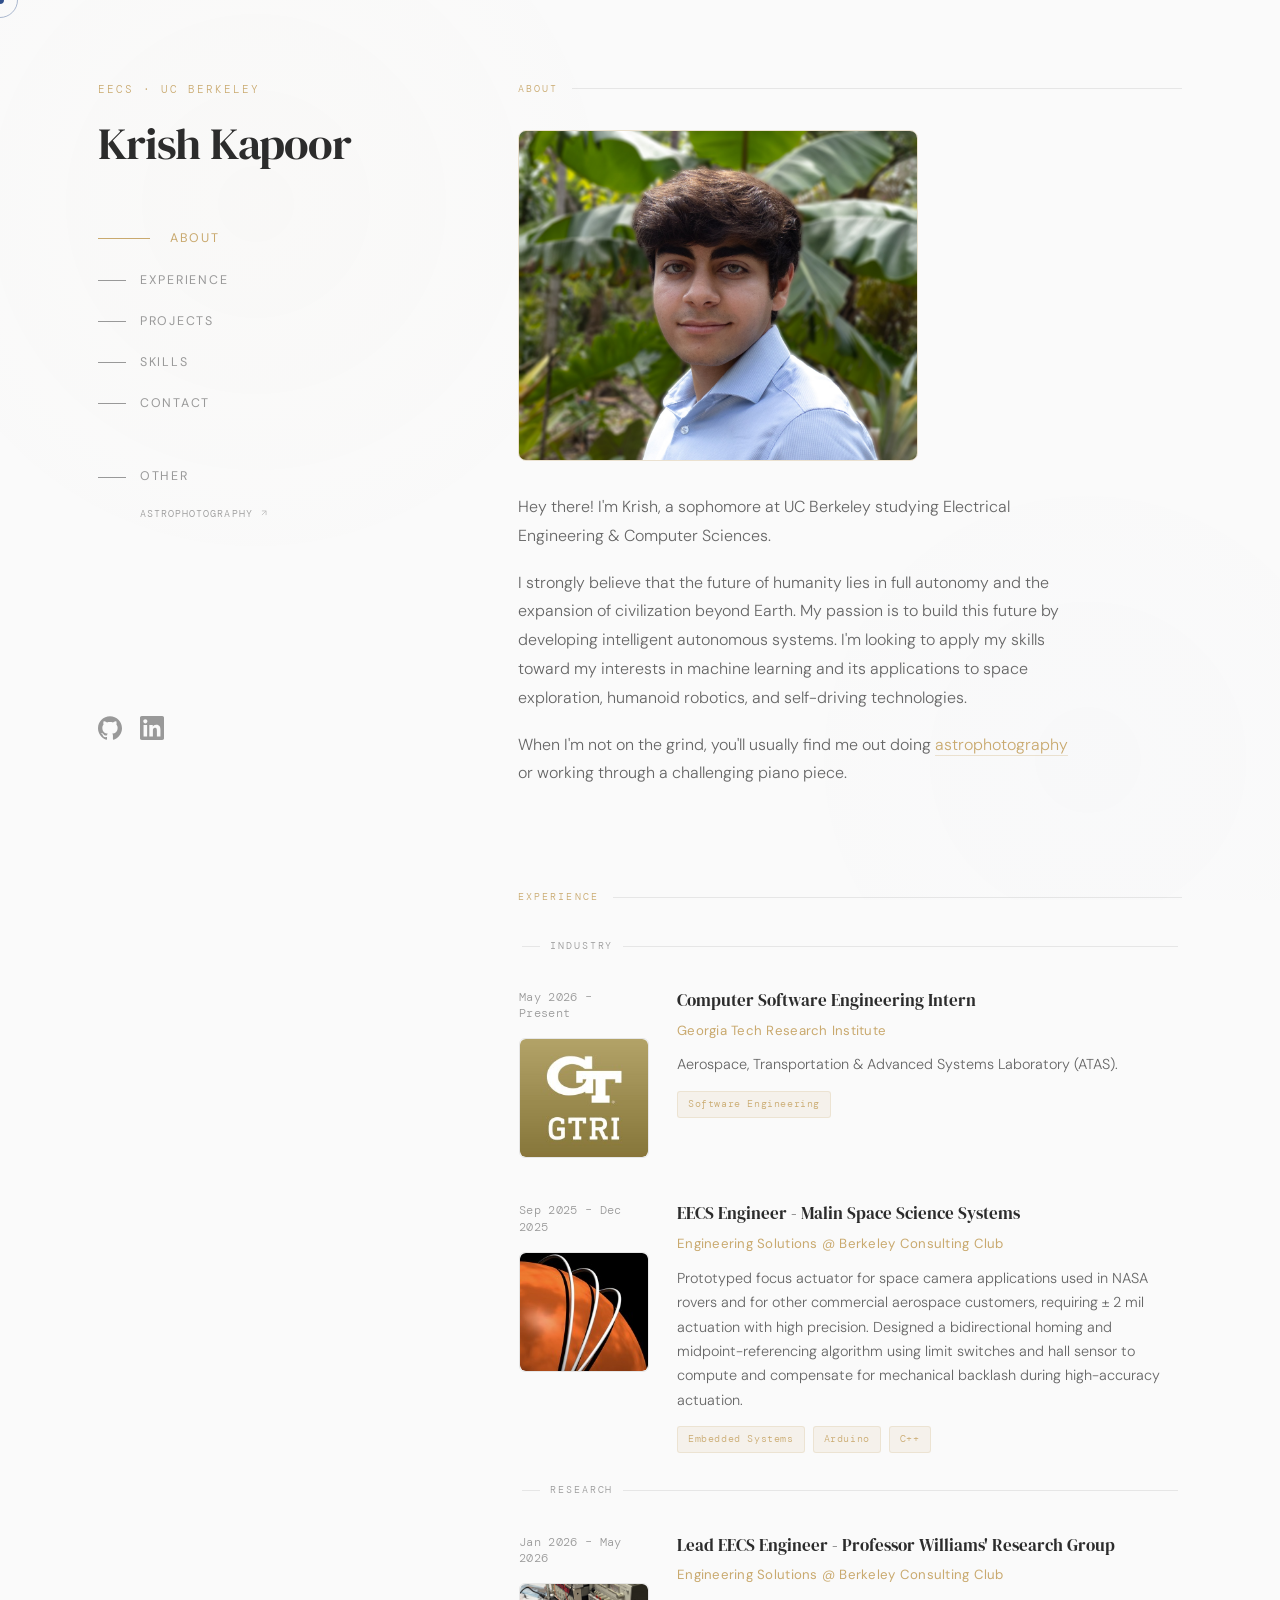
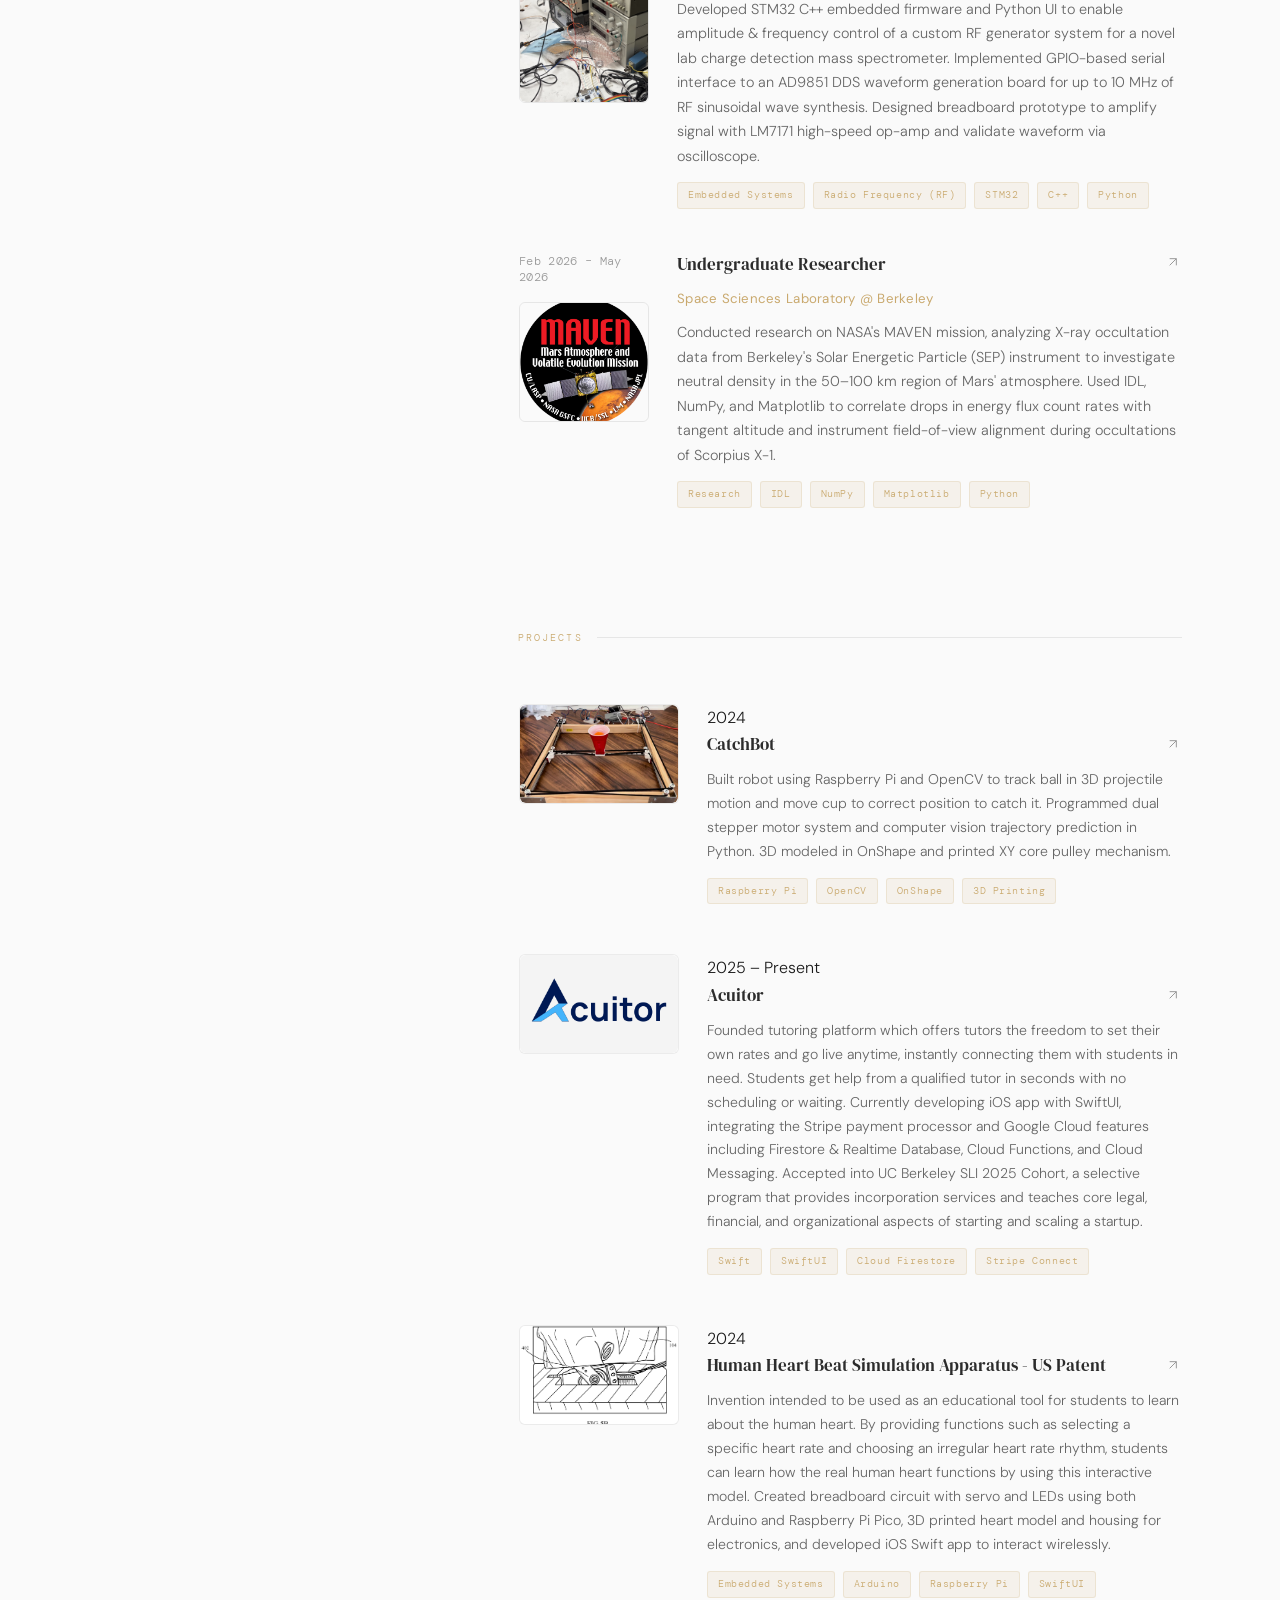
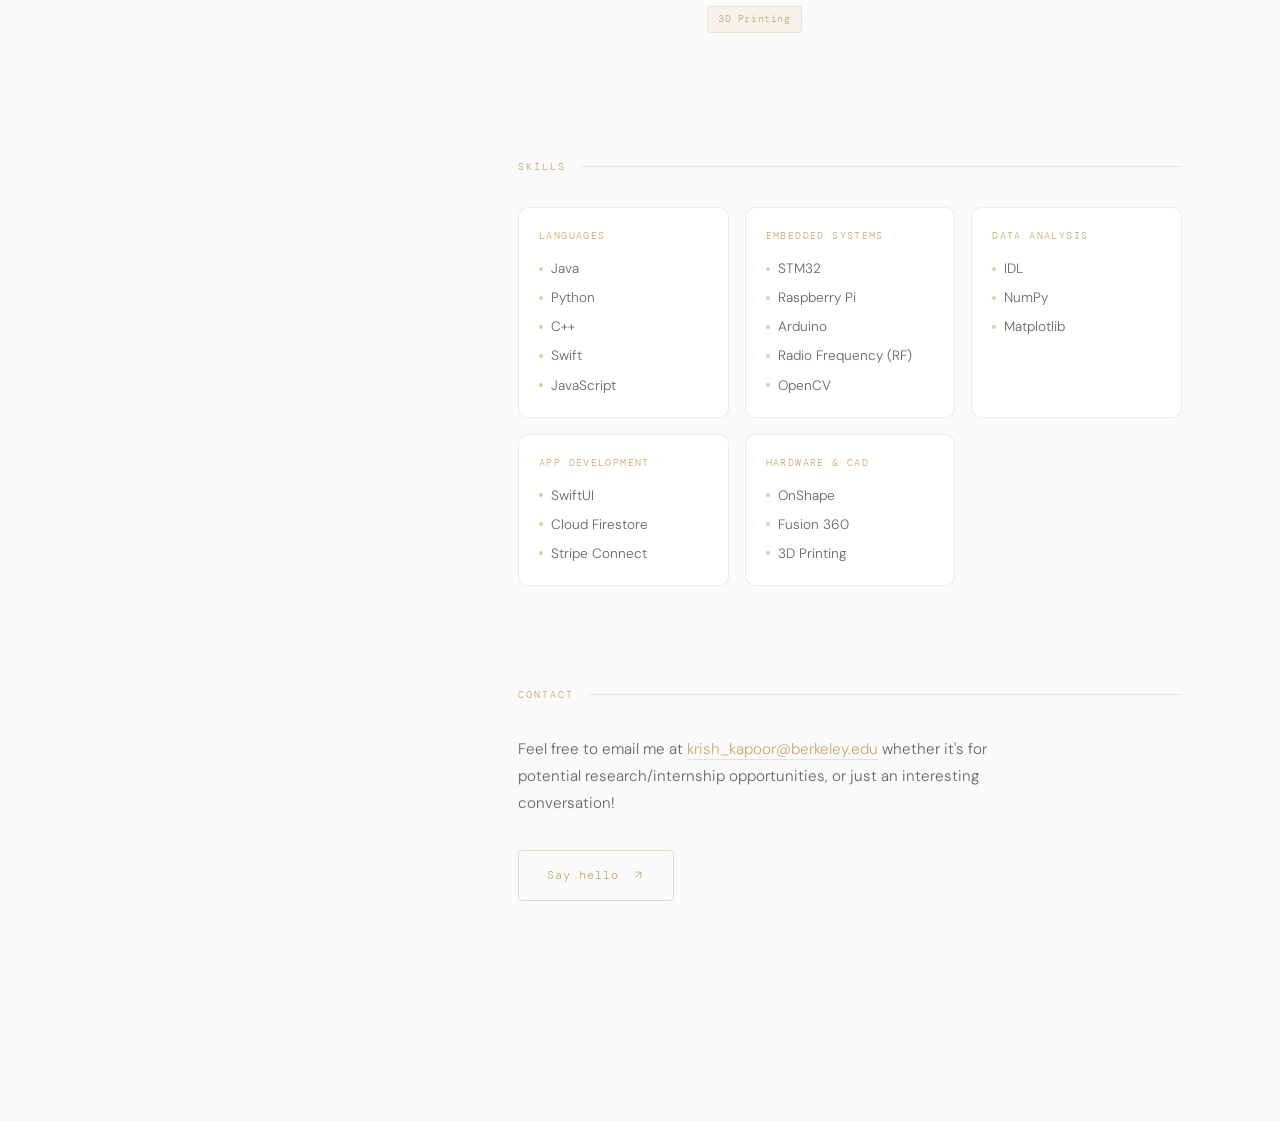
<file: index.html>
<!DOCTYPE html>
<html lang="en">
<head>
  <meta charset="UTF-8" />
  <meta name="viewport" content="width=device-width, initial-scale=1.0" />
  <title>Krish Kapoor</title>
  <link rel="preconnect" href="https://fonts.googleapis.com" />
  <link rel="preconnect" href="https://fonts.gstatic.com" crossorigin />
  <link href="https://fonts.googleapis.com/css2?family=DM+Serif+Display:ital@0;1&family=DM+Sans:ital,opsz,wght@0,9..40,300;0,9..40,400;0,9..40,500;1,9..40,300&family=DM+Mono:wght@300;400&display=swap" rel="stylesheet" />
  <link rel="stylesheet" href="css/styles.css" />
  <link rel="apple-touch-icon" sizes="180x180" href="apple-touch-icon.png" />
  <link rel="icon" type="image/png" sizes="32x32" href="favicon-32x32.png" />
  <link rel="icon" type="image/png" sizes="16x16" href="favicon-16x16.png" />
  <link rel="manifest" href="site.webmanifest" />
</head>
<body>

  <!-- Custom cursor -->
  <div class="cursor" id="cursorRing" style="position:fixed;top:0;left:0;pointer-events:none;z-index:9999;">
    <div class="cursor-ring" style="position:absolute;top:0;left:0;"></div>
  </div>
  <div class="cursor" id="cursorDot" style="position:fixed;top:0;left:0;pointer-events:none;z-index:9999;">
    <div class="cursor-dot" style="position:absolute;top:0;left:0;"></div>
  </div>

  <!-- Ambient background -->
  <div class="ambient"></div>

  <div class="layout">

    <!-- ─── LEFT: STICKY PANEL ─── -->
    <aside class="left">
      <div class="left-top">
        <div class="role">EECS · UC Berkeley</div>
        <h1 class="name">Krish Kapoor</h1>

        <nav class="nav" aria-label="On-page navigation">
          <a href="#about" class="nav-item active">
            <span class="nav-line"></span>
            <span>About</span>
          </a>
          <a href="#experience" class="nav-item">
            <span class="nav-line"></span>
            <span>Experience</span>
          </a>
          <a href="#projects" class="nav-item">
            <span class="nav-line"></span>
            <span>Projects</span>
          </a>
          <a href="#skills" class="nav-item">
            <span class="nav-line"></span>
            <span>Skills</span>
          </a>
          <a href="#contact" class="nav-item">
            <span class="nav-line"></span>
            <span>Contact</span>
          </a>
          <a href="#other" class="nav-item nav-item--other">
            <span class="nav-line"></span>
            <span>Other</span>
          </a>
          <a href="astrophotography.html" class="nav-subitem">
            <span>Astrophotography</span>
            <svg width="10" height="10" viewBox="0 0 24 24" fill="none" stroke="currentColor" stroke-width="2"><path d="M7 17L17 7M17 7H7M17 7v10"/></svg>
          </a>
        </nav>
      </div>

      <div class="socials">
        <!-- GitHub -->
        <a href="https://github.com/kapoorkrish/" target="_blank" rel="noopener" class="social-link" aria-label="GitHub">
          <svg viewBox="0 0 24 24" xmlns="http://www.w3.org/2000/svg"><path d="M12 .297c-6.63 0-12 5.373-12 12 0 5.303 3.438 9.8 8.205 11.385.6.113.82-.258.82-.577 0-.285-.01-1.04-.015-2.04-3.338.724-4.042-1.61-4.042-1.61C4.422 18.07 3.633 17.7 3.633 17.7c-1.087-.744.084-.729.084-.729 1.205.084 1.838 1.236 1.838 1.236 1.07 1.835 2.809 1.305 3.495.998.108-.776.417-1.305.76-1.605-2.665-.3-5.466-1.332-5.466-5.93 0-1.31.465-2.38 1.235-3.22-.135-.303-.54-1.523.105-3.176 0 0 1.005-.322 3.3 1.23.96-.267 1.98-.399 3-.405 1.02.006 2.04.138 3 .405 2.28-1.552 3.285-1.23 3.285-1.23.645 1.653.24 2.873.12 3.176.765.84 1.23 1.91 1.23 3.22 0 4.61-2.805 5.625-5.475 5.92.42.36.81 1.096.81 2.22 0 1.606-.015 2.896-.015 3.286 0 .315.21.69.825.57C20.565 22.092 24 17.592 24 12.297c0-6.627-5.373-12-12-12"/></svg>
        </a>
        <!-- LinkedIn -->
        <a href="https://www.linkedin.com/in/kapoorkrish/" target="_blank" rel="noopener" class="social-link" aria-label="LinkedIn">
          <svg viewBox="0 0 24 24" xmlns="http://www.w3.org/2000/svg"><path d="M20.447 20.452h-3.554v-5.569c0-1.328-.027-3.037-1.852-3.037-1.853 0-2.136 1.445-2.136 2.939v5.667H9.351V9h3.414v1.561h.046c.477-.9 1.637-1.85 3.37-1.85 3.601 0 4.267 2.37 4.267 5.455v6.286zM5.337 7.433c-1.144 0-2.063-.926-2.063-2.065 0-1.138.92-2.063 2.063-2.063 1.14 0 2.064.925 2.064 2.063 0 1.139-.925 2.065-2.064 2.065zm1.782 13.019H3.555V9h3.564v11.452zM22.225 0H1.771C.792 0 0 .774 0 1.729v20.542C0 23.227.792 24 1.771 24h20.451C23.2 24 24 23.227 24 22.271V1.729C24 .774 23.2 0 22.222 0h.003z"/></svg>
        </a>
      </div>
    </aside>

    <!-- ─── RIGHT: MAIN CONTENT ─── -->
    <main class="right">

      <!-- ABOUT -->
      <section id="about" class="fade-in">
        <div class="section-label">About</div>
        <div class="about-content">
          <img src="images/Headshot.jpg" alt="Krish Kapoor headshot" class="about-image" />
          <div class="about-text">
            <p>Hey there! I'm Krish, a sophomore at UC Berkeley studying Electrical Engineering & Computer Sciences.</p>
            <p>I strongly believe that the future of humanity lies in full autonomy and the expansion of civilization beyond Earth. My passion is to build this future by developing intelligent autonomous systems. I'm looking to apply my skills toward my interests in machine learning and its applications to space exploration, humanoid robotics, and self-driving technologies.</p>
            <p>When I'm not on the grind, you'll usually find me out doing <a href="astrophotography.html">astrophotography</a> or working through a challenging piano piece.</p>
          </div>
        </div>
      </section>

      <!-- EXPERIENCE -->
      <section id="experience" class="fade-in">
        <div class="section-label">Experience</div>
        <div id="experience-container">
          <!-- Populated by script.js -->
        </div>
      </section>

      <!-- PROJECTS -->
      <section id="projects" class="fade-in">
        <div class="section-label">Projects</div>
        <div id="projects-container" class="projects-grid">
          <!-- Populated by script.js -->
        </div>
      </section>

      <!-- SKILLS -->
      <section id="skills" class="fade-in">
        <div class="section-label">Skills</div>
        <div id="skills-container" class="skills-grid">
          <!-- Populated by script.js -->
        </div>
      </section>

      <!-- CONTACT -->
      <section id="contact" class="fade-in">
        <div class="section-label">Contact</div>
        <div class="contact-wrapper">
          <p class="contact-text">
            Feel free to email me at <a href="mailto:krish_kapoor@berkeley.edu">krish_kapoor@berkeley.edu</a> whether it's for potential research/internship opportunities, or just an interesting conversation!
          </p>
          <a href="mailto:krish_kapoor@berkeley.edu" class="contact-email">
            Say hello
            <svg width="14" height="14" viewBox="0 0 24 24" fill="none" stroke="currentColor" stroke-width="1.5"><path d="M7 17L17 7M17 7H7M17 7v10"/></svg>
          </a>
        </div>
      </section>
    </main>
  </div>

  <style>
    .nav-item--other {
      margin-top: 32px;
    }
    .nav-subitem {
      display: inline-flex;
      align-items: center;
      gap: 6px;
      padding: 5px 0 5px 42px;
      text-decoration: none;
      color: var(--text-dim);
      font-family: 'DM Mono', monospace;
      font-size: 0.65rem;
      letter-spacing: 0.1em;
      text-transform: uppercase;
      transition: color 0.2s;
    }
    .nav-subitem:hover { color: var(--gold); }
    .nav-subitem svg { opacity: 0.6; }
  </style>

  <script src="js/script.js"></script>

</body>
</html>
</file>
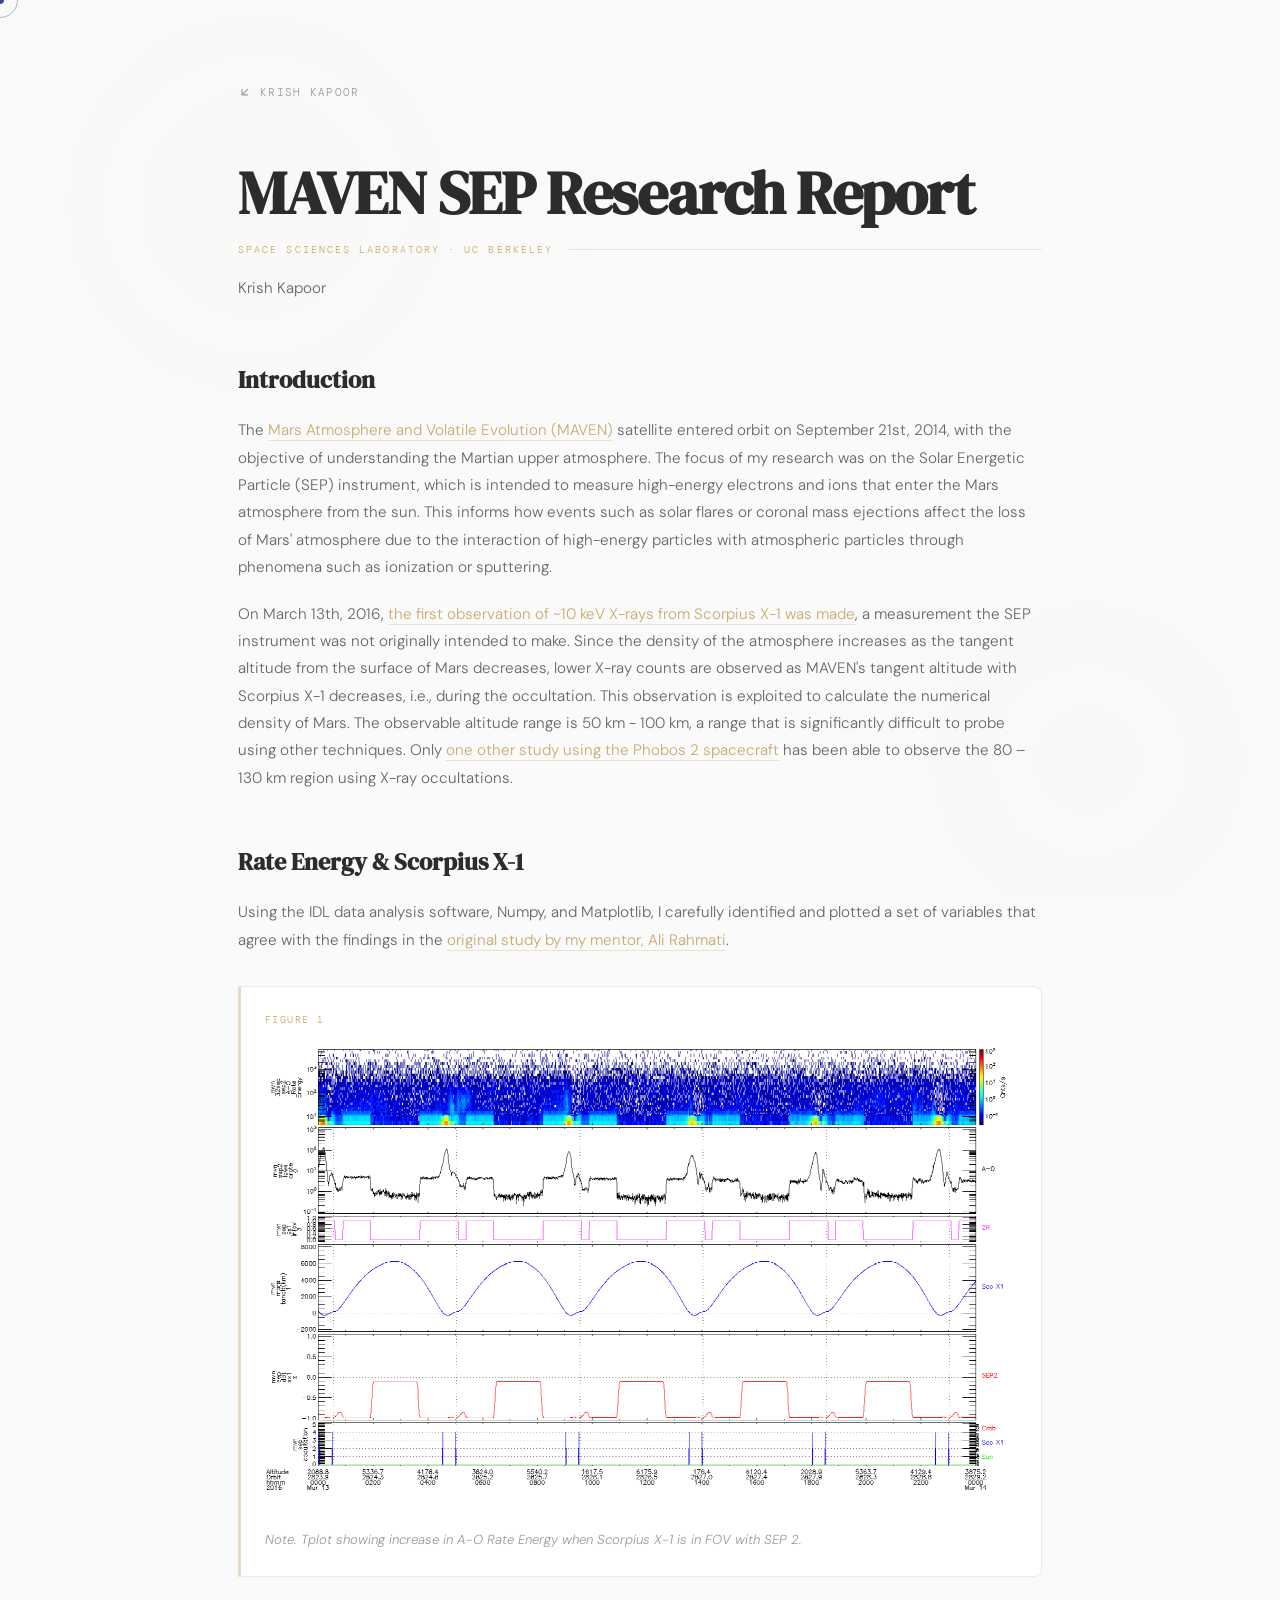
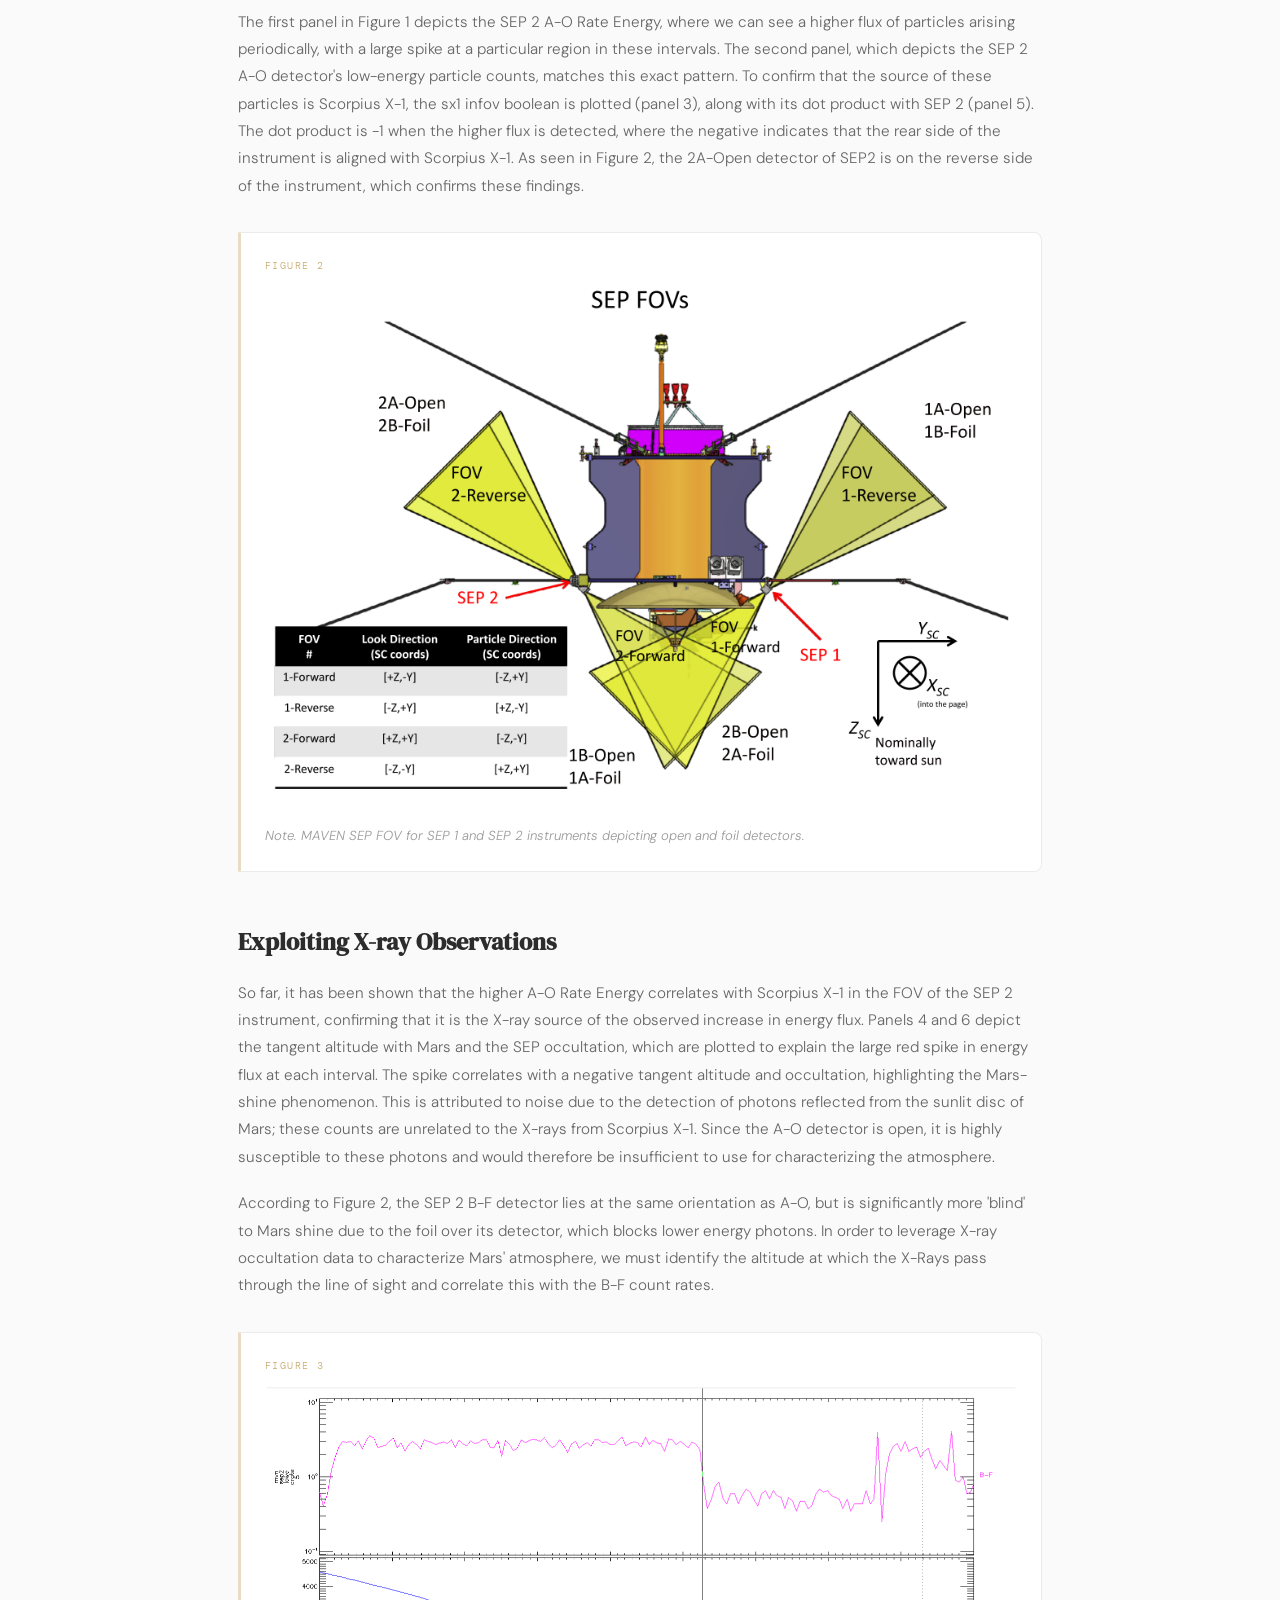
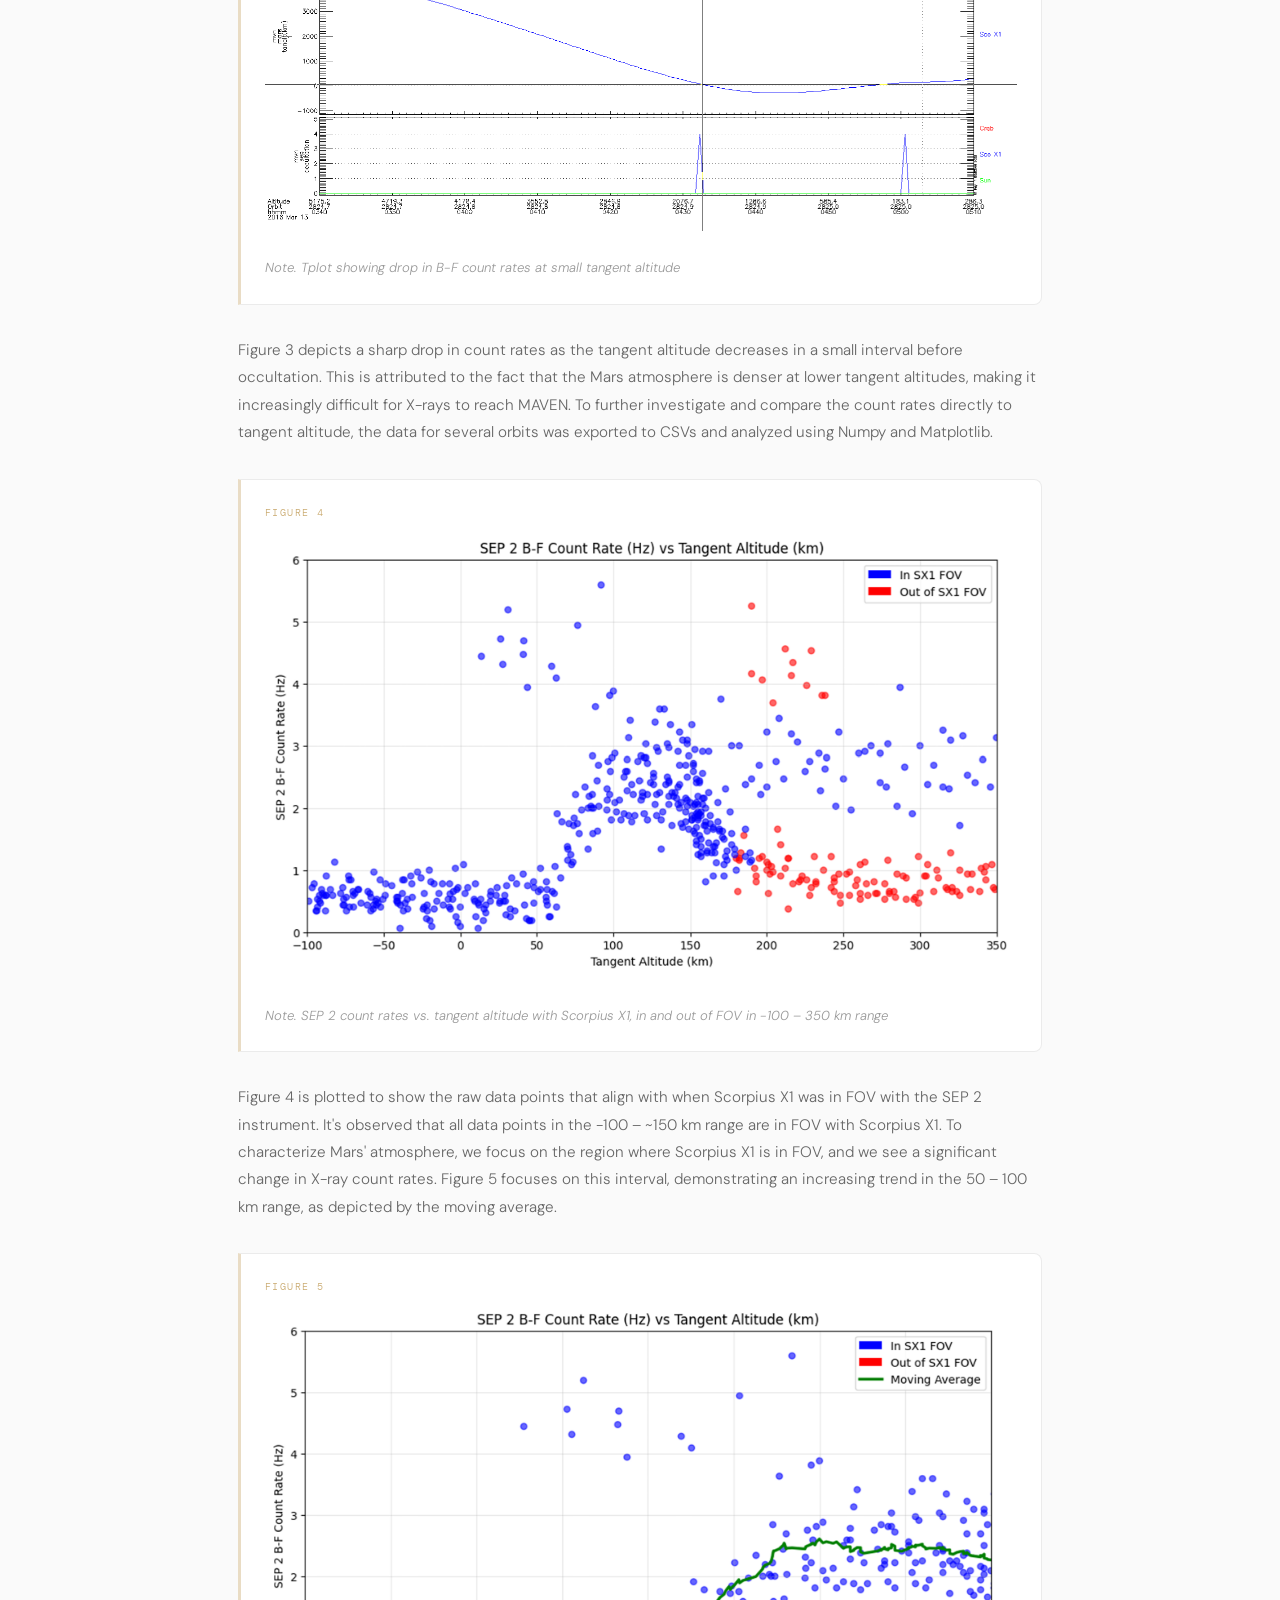
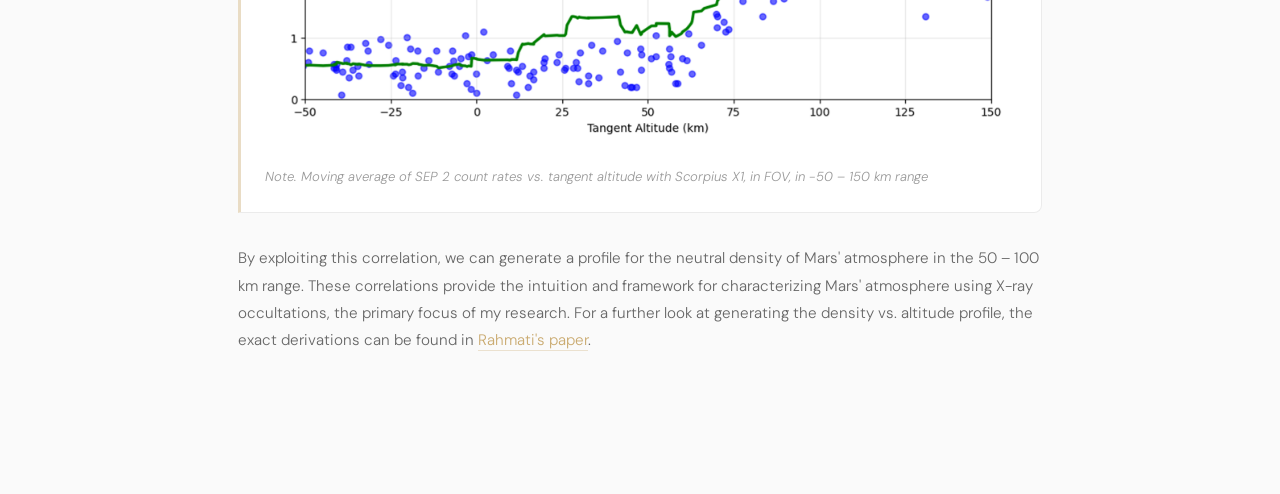
<file: maven-research.html>
<!DOCTYPE html>
<html lang="en">
<head>
  <meta charset="UTF-8" />
  <meta name="viewport" content="width=device-width, initial-scale=1.0" />
  <title>MAVEN SEP Research - Krish Kapoor</title>
  <link rel="preconnect" href="https://fonts.googleapis.com" />
  <link rel="preconnect" href="https://fonts.gstatic.com" crossorigin />
  <link href="https://fonts.googleapis.com/css2?family=DM+Serif+Display:ital@0;1&family=DM+Sans:ital,opsz,wght@0,9..40,300;0,9..40,400;0,9..40,500;1,9..40,300&family=DM+Mono:wght@300;400&display=swap" rel="stylesheet" />
  <link rel="stylesheet" href="css/styles.css" />
  <style>
    .research-layout {
      max-width: 900px;
      margin: 0 auto;
      padding: 80px 48px 120px;
      position: relative;
      z-index: 1;
    }

    .back-link {
      display: inline-flex;
      align-items: center;
      gap: 8px;
      font-family: 'DM Mono', monospace;
      font-size: 0.68rem;
      letter-spacing: 0.12em;
      text-transform: uppercase;
      color: var(--text-dim);
      text-decoration: none;
      margin-bottom: 60px;
      transition: color 0.2s, gap 0.2s;
    }
    .back-link:hover { color: var(--gold); gap: 12px; }
    .back-link svg { transform: rotate(180deg); }

    .research-header {
      margin-bottom: 56px;
    }

    .research-author {
      margin-top: 16px;
      font-family: 'DM Sans', sans-serif;
      font-size: 0.95rem;
      font-weight: 300;
      color: var(--text-muted);
      line-height: 1.8;
    }

    .research-header h1 {
      font-family: 'DM Serif Display', serif;
      font-size: clamp(2.4rem, 5vw, 3.8rem);
      color: var(--white);
      letter-spacing: -0.02em;
      line-height: 1.05;
      margin-bottom: 16px;
    }

    .research-subtitle {
      font-family: 'DM Mono', monospace;
      font-size: 0.65rem;
      letter-spacing: 0.2em;
      text-transform: uppercase;
      color: var(--gold);
      display: flex;
      align-items: center;
      gap: 14px;
    }
    .research-subtitle::after {
      content: '';
      flex: 1;
      height: 1px;
      background: var(--border);
    }

    .research-content {
      line-height: 1.8;
      color: var(--text-muted);
    }

    .research-content h2 {
      font-family: 'DM Serif Display', serif;
      font-size: 1.5rem;
      color: var(--white);
      margin-top: 3rem;
      margin-bottom: 1rem;
    }

    .research-content p {
      margin-bottom: 1.2rem;
      font-size: 0.95rem;
    }

    .research-content a {
      color: var(--gold);
      text-decoration: none;
      border-bottom: 1px solid rgba(201,169,110,0.3);
      transition: border-color 0.2s;
    }
    .research-content a:hover { border-color: var(--gold); }

    .figure-container {
      margin: 2rem 0;
      padding: 1.5rem;
      background: var(--surface);
      border: 1px solid var(--border);
      border-left: 3px solid rgba(201,169,110,0.4);
      border-radius: 0 8px 8px 0;
    }

    .figure-container img {
      max-width: 100%;
      height: auto;
      margin-bottom: 0.5rem;
      border-radius: 4px;
    }

    .figure-label {
      font-family: 'DM Mono', monospace;
      font-size: 0.65rem;
      letter-spacing: 0.14em;
      text-transform: uppercase;
      color: var(--gold);
      margin-bottom: 0.75rem;
    }

    .figure-note {
      font-family: 'DM Sans', sans-serif;
      font-size: 0.82rem;
      color: var(--text-dim);
      font-style: italic;
      margin-top: 0.5rem;
    }

    .research-table {
      width: 100%;
      border-collapse: collapse;
      margin-bottom: 2rem;
      background: var(--surface);
      border: 1px solid var(--border);
      border-radius: 8px;
      overflow: hidden;
    }

    .research-table thead { background: rgba(201,169,110,0.06); }

    .research-table th,
    .research-table td {
      padding: 0.75rem 1rem;
      text-align: left;
      border: 1px solid var(--border);
      color: var(--text-muted);
      font-size: 0.88rem;
    }

    .research-table th {
      font-family: 'DM Mono', monospace;
      font-size: 0.62rem;
      letter-spacing: 0.1em;
      text-transform: uppercase;
      color: var(--gold);
    }

    @media (max-width: 900px) {
      .research-layout { padding: 60px 24px 80px; }
    }
  </style>
</head>
<body>

  <!-- Custom cursor -->
  <div class="cursor" id="cursorRing" style="position:fixed;top:0;left:0;pointer-events:none;z-index:9999;">
    <div class="cursor-ring" style="position:absolute;top:0;left:0;"></div>
  </div>
  <div class="cursor" id="cursorDot" style="position:fixed;top:0;left:0;pointer-events:none;z-index:9999;">
    <div class="cursor-dot" style="position:absolute;top:0;left:0;"></div>
  </div>

  <div class="ambient"></div>

  <div class="research-layout">

    <a href="index.html" class="back-link">
      <svg width="14" height="14" viewBox="0 0 24 24" fill="none" stroke="currentColor" stroke-width="2"><path d="M7 17L17 7M17 7H7M17 7v10"/></svg>
      Krish Kapoor
    </a>

    <div class="research-header fade-in">
      <h1>MAVEN SEP Research Report</h1>
      <div class="research-subtitle">Space Sciences Laboratory · UC Berkeley</div>
      <div class="research-author">Krish Kapoor</div>
    </div>

    <div class="research-content fade-in">
      <h2>Introduction</h2>
      <p>
        The <a href="https://science.nasa.gov/mission/maven/" target="_blank">Mars Atmosphere and Volatile Evolution (MAVEN)</a> satellite entered orbit on September 21st, 2014, with the objective of understanding the Martian upper atmosphere. The focus of my research was on the Solar Energetic Particle (SEP) instrument, which is intended to measure high-energy electrons and ions that enter the Mars atmosphere from the sun. This informs how events such as solar flares or coronal mass ejections affect the loss of Mars' atmosphere due to the interaction of high-energy particles with atmospheric particles through phenomena such as ionization or sputtering.
      </p>
      <p>
        On March 13th, 2016, <a href="https://agupubs.onlinelibrary.wiley.com/doi/full/10.1029/2020GL088927" target="_blank">the first observation of ~10 keV X-rays from Scorpius X-1 was made</a>, a measurement the SEP instrument was not originally intended to make. Since the density of the atmosphere increases as the tangent altitude from the surface of Mars decreases, lower X-ray counts are observed as MAVEN's tangent altitude with Scorpius X-1 decreases, i.e., during the occultation. This observation is exploited to calculate the numerical density of Mars. The observable altitude range is 50 km - 100 km, a range that is significantly difficult to probe using other techniques. Only <a href="https://www.sciencedirect.com/science/article/abs/pii/001910359190094A?via%3Dihub" target="_blank">one other study using the Phobos 2 spacecraft</a> has been able to observe the 80 – 130 km region using X-ray occultations.
      </p>

      <h2>Rate Energy &amp; Scorpius X-1</h2>
      <p>
        Using the IDL data analysis software, Numpy, and Matplotlib, I carefully identified and plotted a set of variables that agree with the findings in the <a href="https://agupubs.onlinelibrary.wiley.com/doi/full/10.1029/2020GL088927" target="_blank">original study by my mentor, Ali Rahmati</a>.
      </p>

      <div class="figure-container">
        <div class="figure-label">Figure 1</div>
        <img src="images/maven/figure1.png" alt="Tplot showing increase in A-O Rate Energy when Scorpius X-1 is in FOV with SEP 2" />
        <div class="figure-note">Note. Tplot showing increase in A-O Rate Energy when Scorpius X-1 is in FOV with SEP 2.</div>
      </div>

      <p>
        The first panel in Figure 1 depicts the SEP 2 A-O Rate Energy, where we can see a higher flux of particles arising periodically, with a large spike at a particular region in these intervals. The second panel, which depicts the SEP 2 A-O detector's low-energy particle counts, matches this exact pattern. To confirm that the source of these particles is Scorpius X-1, the sx1 infov boolean is plotted (panel 3), along with its dot product with SEP 2 (panel 5). The dot product is -1 when the higher flux is detected, where the negative indicates that the rear side of the instrument is aligned with Scorpius X-1. As seen in Figure 2, the 2A-Open detector of SEP2 is on the reverse side of the instrument, which confirms these findings.
      </p>

      <div class="figure-container">
        <div class="figure-label">Figure 2</div>
        <img src="images/maven/figure2.png" alt="MAVEN SEP FOV for SEP 1 and SEP 2 instruments depicting open and foil detectors" />
        <div class="figure-note">Note. MAVEN SEP FOV for SEP 1 and SEP 2 instruments depicting open and foil detectors.</div>
      </div>

      <h2>Exploiting X-ray Observations</h2>
      <p>
        So far, it has been shown that the higher A-O Rate Energy correlates with Scorpius X-1 in the FOV of the SEP 2 instrument, confirming that it is the X-ray source of the observed increase in energy flux. Panels 4 and 6 depict the tangent altitude with Mars and the SEP occultation, which are plotted to explain the large red spike in energy flux at each interval. The spike correlates with a negative tangent altitude and occultation, highlighting the Mars-shine phenomenon. This is attributed to noise due to the detection of photons reflected from the sunlit disc of Mars; these counts are unrelated to the X-rays from Scorpius X-1. Since the A-O detector is open, it is highly susceptible to these photons and would therefore be insufficient to use for characterizing the atmosphere.
      </p>

      <p>
        According to Figure 2, the SEP 2 B-F detector lies at the same orientation as A-O, but is significantly more 'blind' to Mars shine due to the foil over its detector, which blocks lower energy photons. In order to leverage X-ray occultation data to characterize Mars' atmosphere, we must identify the altitude at which the X-Rays pass through the line of sight and correlate this with the B-F count rates.
      </p>

      <div class="figure-container">
        <div class="figure-label">Figure 3</div>
        <img src="images/maven/figure3.png" alt="Tplot showing drop in B-F count rates at small tangent altitude" />
        <div class="figure-note">Note. Tplot showing drop in B-F count rates at small tangent altitude</div>
      </div>

      <p>
        Figure 3 depicts a sharp drop in count rates as the tangent altitude decreases in a small interval before occultation. This is attributed to the fact that the Mars atmosphere is denser at lower tangent altitudes, making it increasingly difficult for X-rays to reach MAVEN. To further investigate and compare the count rates directly to tangent altitude, the data for several orbits was exported to CSVs and analyzed using Numpy and Matplotlib.
      </p>

      <div class="figure-container">
        <div class="figure-label">Figure 4</div>
        <img src="images/maven/figure4.png" alt="SEP 2 count rates vs. tangent altitude with Scorpius X1, in and out of FOV in -100 – 350 km range" />
        <div class="figure-note">Note. SEP 2 count rates vs. tangent altitude with Scorpius X1, in and out of FOV in -100 – 350 km range</div>
      </div>

      <p>
        Figure 4 is plotted to show the raw data points that align with when Scorpius X1 was in FOV with the SEP 2 instrument. It's observed that all data points in the -100 – ~150 km range are in FOV with Scorpius X1. To characterize Mars' atmosphere, we focus on the region where Scorpius X1 is in FOV, and we see a significant change in X-ray count rates. Figure 5 focuses on this interval, demonstrating an increasing trend in the 50 – 100 km range, as depicted by the moving average.
      </p>

      <div class="figure-container">
        <div class="figure-label">Figure 5</div>
        <img src="images/maven/figure5.png" alt="Moving average of SEP 2 count rates vs. tangent altitude with Scorpius X1, in FOV, in -50 – 150 km range" />
        <div class="figure-note">Note. Moving average of SEP 2 count rates vs. tangent altitude with Scorpius X1, in FOV, in -50 – 150 km range</div>
      </div>

      <p>
        By exploiting this correlation, we can generate a profile for the neutral density of Mars' atmosphere in the 50 – 100 km range. These correlations provide the intuition and framework for characterizing Mars' atmosphere using X-ray occultations, the primary focus of my research. For a further look at generating the density vs. altitude profile, the exact derivations can be found in <a href="https://agupubs.onlinelibrary.wiley.com/doi/full/10.1029/2020GL088927" target="_blank">Rahmati's paper</a>.
      </p>
    </div>
  </div>

  <script>
    // Cursor
    const dot = document.getElementById('cursorDot'), ring = document.getElementById('cursorRing');
    let mx = 0, my = 0, rx = 0, ry = 0;
    document.addEventListener('mousemove', e => { mx = e.clientX; my = e.clientY; dot.style.transform = `translate(${mx}px,${my}px)`; });
    (function loop() { rx += (mx-rx)*0.14; ry += (my-ry)*0.14; ring.style.transform = `translate(${rx}px,${ry}px)`; requestAnimationFrame(loop); })();
    // Fade-in
    document.querySelectorAll('.fade-in').forEach(el => {
      new IntersectionObserver(([e], o) => { if (e.isIntersecting) { el.classList.add('visible'); o.unobserve(el); } }, { threshold: 0.1 }).observe(el);
    });
  </script>
</body>
</html>
</file>
<file: css/styles.css>
:root {
  --bg: #fafafa;
  --bg2: #f5f5f5;
  --surface: #ffffff;
  --border: rgba(0,0,0,0.08);
  --gold: #c9a96e;
  --gold-dim: rgba(201,169,110,0.1);
  --gold-glow: rgba(201,169,110,0.12);
  --text: #1a1a1a;
  --text-muted: #666666;
  --text-dim: #999999;
  --white: #2c2c2c;
  --nav-width: 340px;
}

*, *::before, *::after { box-sizing: border-box; margin: 0; padding: 0; }

html { scroll-behavior: smooth; }

body {
  background: var(--bg);
  color: var(--text);
  font-family: 'DM Sans', sans-serif;
  font-weight: 300;
  line-height: 1.7;
  min-height: 100vh;
}

/* Custom cursor */
.cursor {
  position: fixed;
  pointer-events: none;
  z-index: 9999;
  mix-blend-mode: difference;
}
.cursor-dot {
  width: 8px; height: 8px;
  background: var(--gold);
  border-radius: 50%;
  transform: translate(-50%, -50%);
  transition: width 0.2s ease, height 0.2s ease, opacity 0.2s ease, background 0.2s ease;
}

body:has(a:hover) .cursor-dot,
body:has(button:hover) .cursor-dot,
body:has([role="button"]:hover) .cursor-dot {
  width: 20px;
  height: 20px;
  background: var(--gold);
  opacity: 0.85;
}
.cursor-ring {
  width: 36px; height: 36px;
  border: 1px solid rgba(201,169,110,0.4);
  border-radius: 50%;
  transform: translate(-50%, -50%);
  transition: transform 0.12s ease-out, width 0.25s ease, height 0.25s ease, opacity 0.25s ease, background 0.25s ease, border-color 0.25s ease;
  background: transparent;
}
body:has(a:hover) .cursor-ring,
body:has(button:hover) .cursor-ring,
body:has([role="button"]:hover) .cursor-ring {
  width: 32px; height: 32px;
  background: transparent;
  border-color: var(--gold);
  opacity: 1;
}

/* Ambient glow background */
.ambient {
  position: fixed;
  inset: 0;
  pointer-events: none;
  z-index: 0;
  overflow: hidden;
}
.ambient::before {
  content: '';
  position: absolute;
  top: -20%; left: -10%;
  width: 60vw; height: 60vw;
  background: radial-gradient(ellipse, rgba(201,169,110,0.02) 0%, transparent 70%);
  animation: drift 18s ease-in-out infinite alternate;
}
.ambient::after {
  content: '';
  position: absolute;
  bottom: -20%; right: -10%;
  width: 50vw; height: 50vw;
  background: radial-gradient(ellipse, rgba(100,120,200,0.01) 0%, transparent 70%);
  animation: drift 22s ease-in-out infinite alternate-reverse;
}
@keyframes drift {
  from { transform: translate(0, 0) scale(1); }
  to { transform: translate(40px, 30px) scale(1.08); }
}

/* Layout */
.layout {
  position: relative;
  z-index: 1;
  max-width: 1180px;
  margin: 0 auto;
  padding: 0 48px;
  display: flex;
  gap: 80px;
  align-items: flex-start;
}

/* LEFT PANEL */
.left {
  width: var(--nav-width);
  min-width: var(--nav-width);
  position: sticky;
  top: 0;
  height: 100vh;
  display: flex;
  flex-direction: column;
  justify-content: space-between;
  padding: 80px 0;
}

.left-top {}

.name {
  font-family: 'DM Serif Display', serif;
  font-size: clamp(2.2rem, 3.5vw, 3rem);
  font-weight: 400;
  color: var(--white);
  letter-spacing: -0.02em;
  line-height: 1.1;
  margin-bottom: 10px;
}

.role {
  font-family: 'DM Mono', monospace;
  font-size: 0.7rem;
  letter-spacing: 0.18em;
  text-transform: uppercase;
  color: var(--gold);
  margin-bottom: 20px;
}

.tagline {
  font-size: 0.95rem;
  color: var(--gold);
  line-height: 1.65;
  max-width: 280px;
}

/* Nav */
.nav {
  margin-top: 52px;
  display: flex;
  flex-direction: column;
  gap: 4px;
}

.nav-item {
  display: flex;
  align-items: center;
  gap: 14px;
  padding: 8px 0;
  text-decoration: none;
  color: var(--text-dim);
  font-size: 0.78rem;
  letter-spacing: 0.14em;
  text-transform: uppercase;
  font-weight: 400;
  transition: color 0.25s, gap 0.25s;
  width: fit-content;
}

.nav-line {
  width: 28px;
  height: 1px;
  background: currentColor;
  transition: width 0.3s ease;
}

.nav-item:hover,
.nav-item.active {
  color: var(--gold);
  gap: 20px;
}

.nav-item:hover .nav-line,
.nav-item.active .nav-line {
  width: 52px;
}

/* Social links */
.socials {
  display: flex;
  gap: 18px;
  align-items: center;
  padding-bottom: 80px;
}

.social-link {
  color: var(--text-dim);
  text-decoration: none;
  transition: color 0.2s, transform 0.2s;
  display: flex;
  align-items: center;
}

.social-link:hover {
  color: var(--gold);
  transform: translateY(-2px);
}

.social-link svg {
  width: 24px; height: 24px;
  fill: currentColor;
}

/* RIGHT PANEL */
.right {
  flex: 1;
  padding: 80px 0 120px;
  min-width: 0;
}

/* Sections */
section {
  margin-bottom: 100px;
  scroll-margin-top: 80px;
}

.section-label {
  font-family: 'DM Mono', monospace;
  font-size: 0.65rem;
  letter-spacing: 0.2em;
  text-transform: uppercase;
  color: var(--gold);
  margin-bottom: 32px;
  display: flex;
  align-items: center;
  gap: 14px;
}

.section-label::after {
  content: '';
  flex: 1;
  height: 1px;
  background: var(--border);
}

/* About */
.about-card {
  padding: 32px;
  background: rgba(201, 169, 110, 0.08);
  border: 1px solid rgba(201, 169, 110, 0.2);
  border-radius: 10px;
}

.about-content {
  display: flex;
  flex-direction: column;
  align-items: flex-start;
  gap: 32px;
}

.about-image {
  width: 100%;
  max-width: 400px;
  height: auto;
  border-radius: 8px;
  object-fit: cover;
  flex-shrink: 0;
  border: 1px solid rgba(201, 169, 110, 0.3);
}

.about-text {
  font-size: 1rem;
  color: var(--text-muted);
  line-height: 1.8;
  max-width: 560px;
}

.about-text p + p { margin-top: 18px; }

.about-text a {
  color: var(--gold);
  text-decoration: none;
  border-bottom: 1px solid rgba(201,169,110,0.3);
  transition: border-color 0.2s;
}
.about-text a:hover { border-color: var(--gold); }

/* Experience link wrapper — mirrors project-card hover behavior */
.exp-link {
  display: block;
  text-decoration: none;
  color: inherit;
  border-radius: 10px;
}

.exp-link:hover .exp-item {
  background: var(--surface);
  border-color: var(--border);
}

.exp-link:hover .exp-title {
  color: var(--gold);
}

.exp-link:hover .exp-arrow {
  transform: translate(4px, -4px);
  color: var(--gold);
}

.exp-title-row {
  display: flex;
  align-items: flex-start;
  justify-content: space-between;
  gap: 8px;
  margin-bottom: 4px;
}

.exp-arrow {
  color: var(--text-dim);
  transition: transform 0.25s, color 0.25s;
  flex-shrink: 0;
  margin-top: 3px;
}

/* Experience */
.exp-group-label {
  font-family: 'DM Mono', monospace;
  font-size: 0.6rem;
  letter-spacing: 0.2em;
  text-transform: uppercase;
  color: var(--text-dim);
  padding: 0 4px 12px 4px;
  margin-top: 8px;
  display: flex;
  align-items: center;
  gap: 10px;
}
.exp-group-label::before {
  content: '';
  width: 18px;
  height: 1px;
  background: var(--border);
}
.exp-group-label::after {
  content: '';
  flex: 1;
  height: 1px;
  background: var(--border);
}

.exp-item {
  display: grid;
  grid-template-columns: 130px 1fr;
  gap: 0 28px;
  padding: 20px 24px;
  margin: 0 -24px;
  border-radius: 10px;
  transition: background 0.3s;
  border: 1px solid transparent;
  cursor: none;
}

.exp-item--link { cursor: none; }

.exp-thumb {
  width: 100%;
  max-height: 120px;
  border-radius: 6px;
  border: 1px solid var(--border);
  overflow: hidden;
  margin-top: 10px;
}

.exp-thumb img {
  width: 100%;
  height: 100%;
  max-height: 120px;
  object-fit: cover;
  display: block;
  border-radius: 6px;
}

.exp-item:hover {
  background: var(--surface);
  border-color: var(--border);
}

.exp-item:hover .exp-title {
  color: var(--gold);
}

.exp-meta {
  padding-top: 3px;
  display: flex;
  flex-direction: column;
  gap: 6px;
}

.exp-period {
  font-family: 'DM Mono', monospace;
  font-size: 0.72rem;
  color: var(--text-dim);
  letter-spacing: 0.03em;
  line-height: 1.4;
}

.exp-title {
  font-family: 'DM Serif Display', serif;
  font-size: 1.05rem;
  color: var(--white);
  transition: color 0.3s;
  margin-bottom: 4px;
}

.exp-company {
  font-size: 0.83rem;
  color: var(--gold);
  font-weight: 400;
  margin-bottom: 10px;
  letter-spacing: 0.02em;
}

.exp-desc {
  font-size: 0.9rem;
  color: var(--text-muted);
  line-height: 1.7;
  margin-bottom: 14px;
}

.tags {
  display: flex;
  flex-wrap: wrap;
  gap: 8px;
}

.tag {
  font-family: 'DM Mono', monospace;
  font-size: 0.62rem;
  letter-spacing: 0.06em;
  padding: 4px 10px;
  border-radius: 3px;
  background: var(--gold-dim);
  color: var(--gold);
  border: 1px solid rgba(201,169,110,0.2);
}

/* Projects */
.projects-grid {
  display: flex;
  flex-direction: column;
  gap: 0;
}

.project-card {
  display: grid;
  grid-template-columns: 160px 1fr;
  gap: 28px;
  padding: 24px;
  margin: 0 -24px;
  border-radius: 10px;
  text-decoration: none;
  color: inherit;
  transition: background 0.3s;
  border: 1px solid transparent;
}

.project-card:hover {
  background: var(--surface);
  border-color: var(--border);
}

.project-card:hover .project-title {
  color: var(--gold);
}

.project-card:hover .project-arrow {
  transform: translate(4px, -4px);
}

.project-thumb {
  width: 160px;
  height: 100px;
  border-radius: 6px;
  background: var(--surface);
  border: 1px solid var(--border);
  overflow: hidden;
  flex-shrink: 0;
  display: flex;
  align-items: center;
  justify-content: center;
}

.project-thumb-placeholder {
  width: 100%;
  height: 100%;
  display: flex;
  align-items: center;
  justify-content: center;
  font-family: 'DM Serif Display', serif;
  font-size: 1.8rem;
  color: var(--text-dim);
}

.project-content {}

.project-header {
  display: flex;
  align-items: flex-start;
  justify-content: space-between;
  gap: 8px;
  margin-bottom: 8px;
}

.project-title {
  font-family: 'DM Serif Display', serif;
  font-size: 1.05rem;
  color: var(--white);
  transition: color 0.3s;
}

.project-arrow {
  color: var(--text-dim);
  transition: transform 0.25s, color 0.25s;
  flex-shrink: 0;
  margin-top: 2px;
}

.project-card:hover .project-arrow { color: var(--gold); }

.project-desc {
  font-size: 0.88rem;
  color: var(--text-muted);
  line-height: 1.7;
  margin-bottom: 14px;
}

/* Skills */
.skills-grid {
  display: grid;
  grid-template-columns: repeat(auto-fill, minmax(200px, 1fr));
  gap: 16px;
}

.skill-group {
  padding: 20px;
  background: var(--surface);
  border: 1px solid var(--border);
  border-radius: 10px;
  transition: border-color 0.3s;
}

.skill-group:hover { border-color: rgba(201,169,110,0.25); }

.skill-group-title {
  font-family: 'DM Mono', monospace;
  font-size: 0.62rem;
  letter-spacing: 0.14em;
  text-transform: uppercase;
  color: var(--gold);
  margin-bottom: 12px;
}

.skill-list {
  list-style: none;
  display: flex;
  flex-direction: column;
  gap: 6px;
}

.skill-list li {
  font-size: 0.85rem;
  color: var(--text-muted);
  display: flex;
  align-items: center;
  gap: 8px;
}

.skill-list li::before {
  content: '';
  width: 4px; height: 4px;
  background: var(--gold);
  border-radius: 50%;
  flex-shrink: 0;
  opacity: 0.6;
}

/* Contact */
.contact-wrapper {
  max-width: 480px;
}

.contact-text {
  font-size: 0.95rem;
  color: var(--text-muted);
  line-height: 1.8;
  margin-bottom: 32px;
}

.contact-text a {
  color: var(--gold);
  text-decoration: none;
  border-bottom: 1px solid rgba(201,169,110,0.3);
  transition: border-color 0.2s;
}

.contact-text a:hover { border-color: var(--gold); }

.contact-email {
  display: inline-flex;
  align-items: center;
  gap: 12px;
  padding: 14px 28px;
  border: 1px solid rgba(201,169,110,0.4);
  border-radius: 4px;
  color: var(--gold);
  text-decoration: none;
  font-family: 'DM Mono', monospace;
  font-size: 0.78rem;
  letter-spacing: 0.08em;
  transition: background 0.2s, border-color 0.2s, gap 0.2s;
}

.contact-email:hover {
  background: var(--gold-glow);
  border-color: var(--gold);
  gap: 16px;
}

/* Footer */
.footer {
  padding-top: 40px;
  border-top: 1px solid var(--border);
  font-family: 'DM Mono', monospace;
  font-size: 0.62rem;
  letter-spacing: 0.06em;
  color: var(--text-dim);
  display: flex;
  justify-content: space-between;
  align-items: center;
}

/* Fade-in on scroll */
.fade-in {
  opacity: 0;
  transform: translateY(20px);
  transition: opacity 0.6s ease, transform 0.6s ease;
}

.fade-in.visible {
  opacity: 1;
  transform: translateY(0);
}

/* Divider */
.divider {
  width: 40px;
  height: 1px;
  background: var(--border);
  margin: 32px 0;
}

/* Resume link */
.resume-link {
  display: inline-flex;
  align-items: center;
  gap: 8px;
  margin-top: 32px;
  font-family: 'DM Mono', monospace;
  font-size: 0.7rem;
  letter-spacing: 0.12em;
  text-transform: uppercase;
  color: var(--text-muted);
  text-decoration: none;
  transition: color 0.2s, gap 0.2s;
}

.resume-link:hover {
  color: var(--gold);
  gap: 12px;
}

/* Hide custom cursor on touch devices (no fine pointer), regardless of width */
@media (hover: none), (pointer: coarse) {
  body,
  a,
  button,
  [role="button"],
  input,
  label,
  select,
  textarea,
  [tabindex],
  .exp-item,
  .exp-item--link {
    cursor: auto !important;
  }

  #cursorDot,
  #cursorRing,
  .cursor {
    display: none !important;
  }
}

@media (max-width: 900px) {

  /* Layout */
  .layout {
    flex-direction: column;
    padding: 0 20px;
    gap: 0;
  }

  .left {
    position: static;
    width: 100%;
    min-width: unset;
    height: auto;
    padding: 48px 0 32px;
  }

  .name {
    white-space: nowrap;
  }

  .right {
    padding: 0 0 72px;
  }

  .nav {
    display: none;
  }

  .socials {
    padding-bottom: 0;
  }

  .social-link {
    padding: 8px;
    margin: -8px;
  }

  section {
    margin-bottom: 72px;
  }

  /* About */
  .about-card {
    padding: 24px;
  }

  .about-content {
    gap: 24px;
  }

  .about-image {
    width: 100%;
    max-width: 320px;
    height: auto;
    aspect-ratio: 1 / 1;
    object-fit: cover;
    align-self: center;
  }

  /* EXPERIENCE */
  .exp-item {
    grid-template-columns: 1fr;
    gap: 18px;
    padding: 20px 18px;
    margin: 0;
  }

  .exp-meta {
    flex-direction: column;
    align-items: flex-start;
    gap: 12px;
    margin-bottom: 0;
  }

  .exp-thumb {
    width: 100%;
    max-width: 100%;
    height: 180px;
    max-height: unset;
    margin-top: 0;
  }

  .exp-thumb img {
    width: 100%;
    height: 100%;
    object-fit: cover;
  }

  /* PROJECTS */
  .project-card {
    grid-template-columns: 1fr;
    gap: 18px;
    padding: 20px 18px;
    margin: 0;
  }

  .project-thumb {
    width: 100%;
    height: auto;
    aspect-ratio: 16 / 9;
    max-height: 240px;
  }

  .project-thumb img {
    width: 100%;
    height: 100%;
    object-fit: cover;
    display: block;
  }

  .project-header {
    gap: 12px;
  }

  /* Skills */
  .skills-grid {
    grid-template-columns: 1fr;
  }

  /* Footer */
  .footer {
    flex-direction: column;
    align-items: flex-start;
    gap: 10px;
  }
}

/* ── Mid-range: two-column cards getting narrow before mobile stacking kicks in ── */
@media (min-width: 601px) and (max-width: 900px) {
  /* At this range the layout has already gone single-column (left panel stacks
     above right), so the right panel is full width but the card grids still
     try to keep the thumbnail column. Collapse them earlier. */
  .exp-item {
    grid-template-columns: 100px 1fr;
    gap: 0 20px;
  }

  .exp-thumb {
    max-height: 90px;
  }

  .project-card {
    grid-template-columns: 130px 1fr;
    gap: 20px;
  }

  .project-thumb {
    width: 130px;
    height: 90px;
    aspect-ratio: unset;
    max-height: unset;
  }
}

/* ── Narrow mobile: fully stack everything ── */
@media (max-width: 600px) {
  .exp-item {
    grid-template-columns: 1fr;
    gap: 14px;
    padding: 18px 16px;
    margin: 0;
  }

  .exp-thumb {
    width: 100%;
    height: auto;
    aspect-ratio: 16 / 9;
    max-height: unset;
    margin-top: 0;
  }

  .exp-thumb img {
    width: 100%;
    height: 100%;
    object-fit: cover;
  }

  .project-card {
    grid-template-columns: 1fr;
    gap: 16px;
    padding: 18px 16px;
    margin: 0;
  }

  .project-thumb {
    width: 100%;
    height: auto;
    aspect-ratio: 16 / 9;
    max-height: unset;
  }

  .about-image {
    max-width: 260px;
  }
}


@media (hover: hover) and (pointer: fine) {
  body {
    cursor: none;
  }

  a,
  button,
  [role="button"],
  input,
  label,
  select,
  textarea,
  [tabindex] {
    cursor: none !important;
  }
}
</file>
